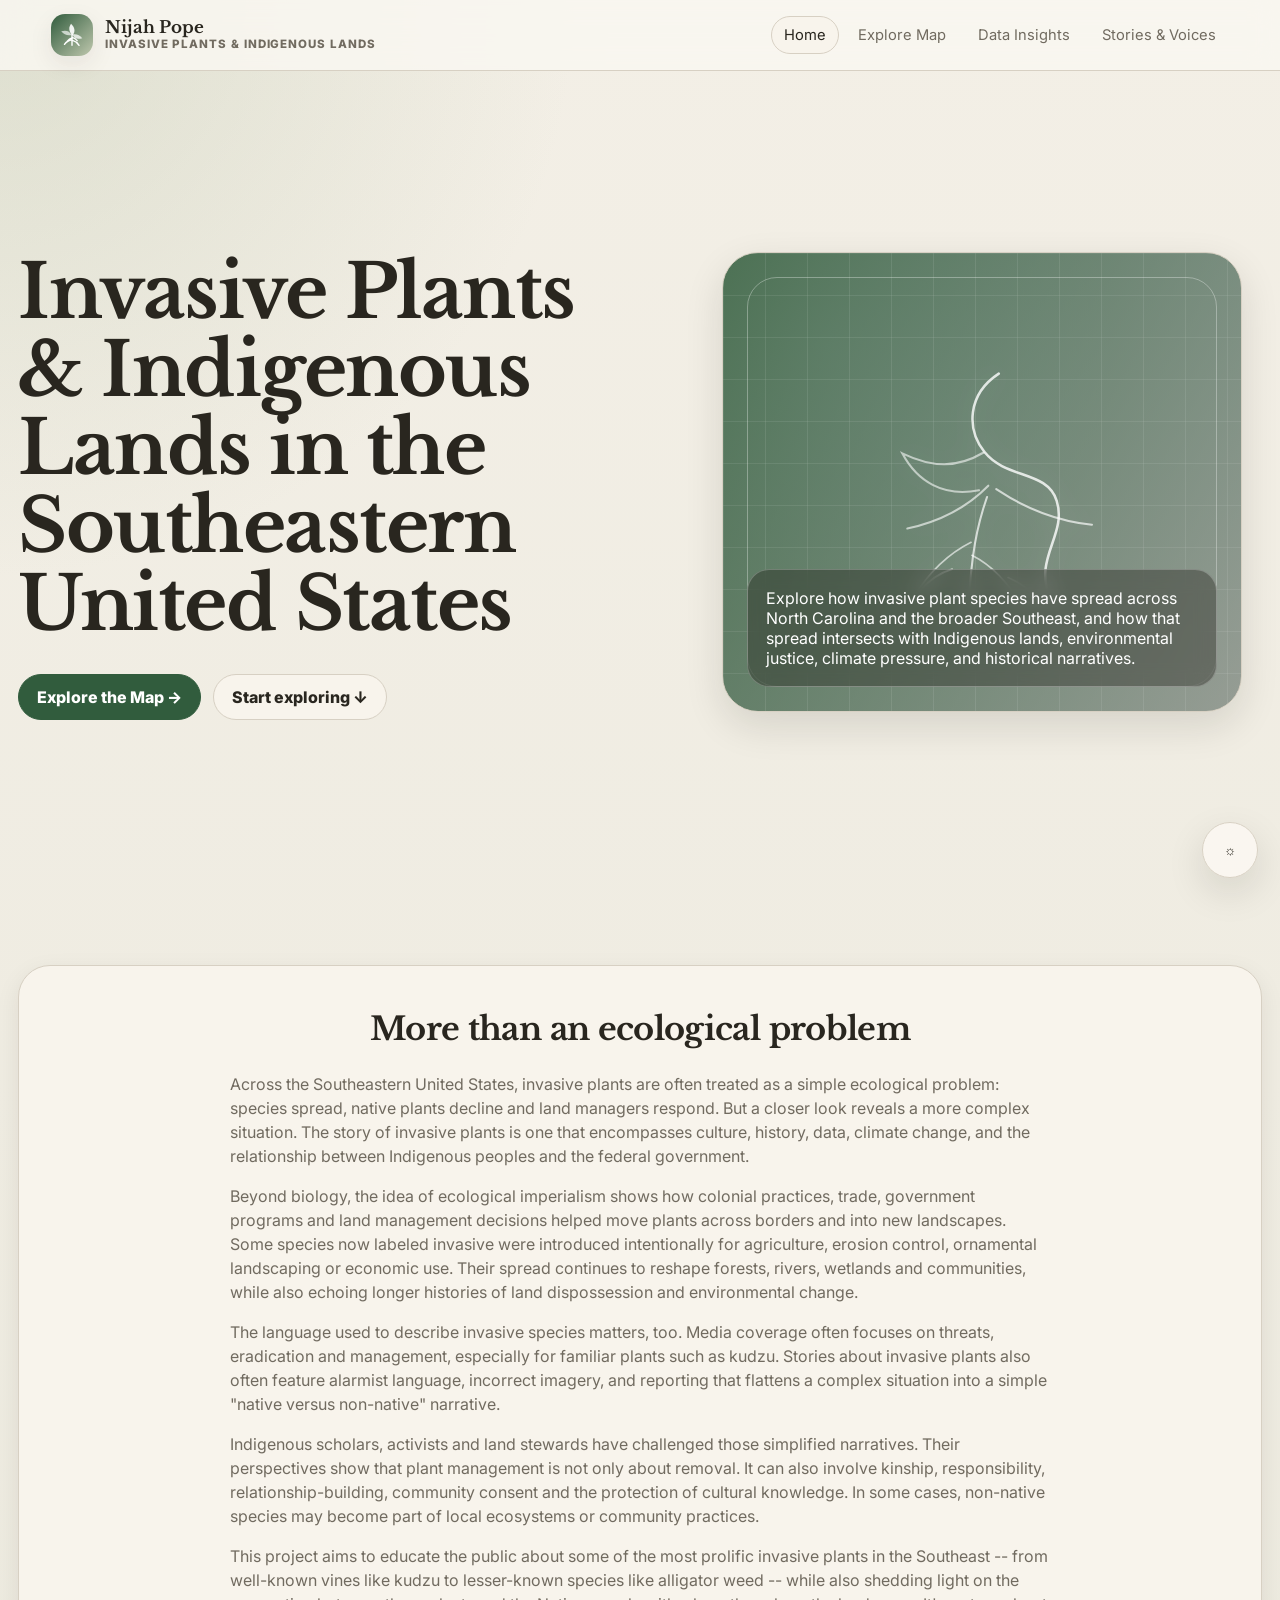
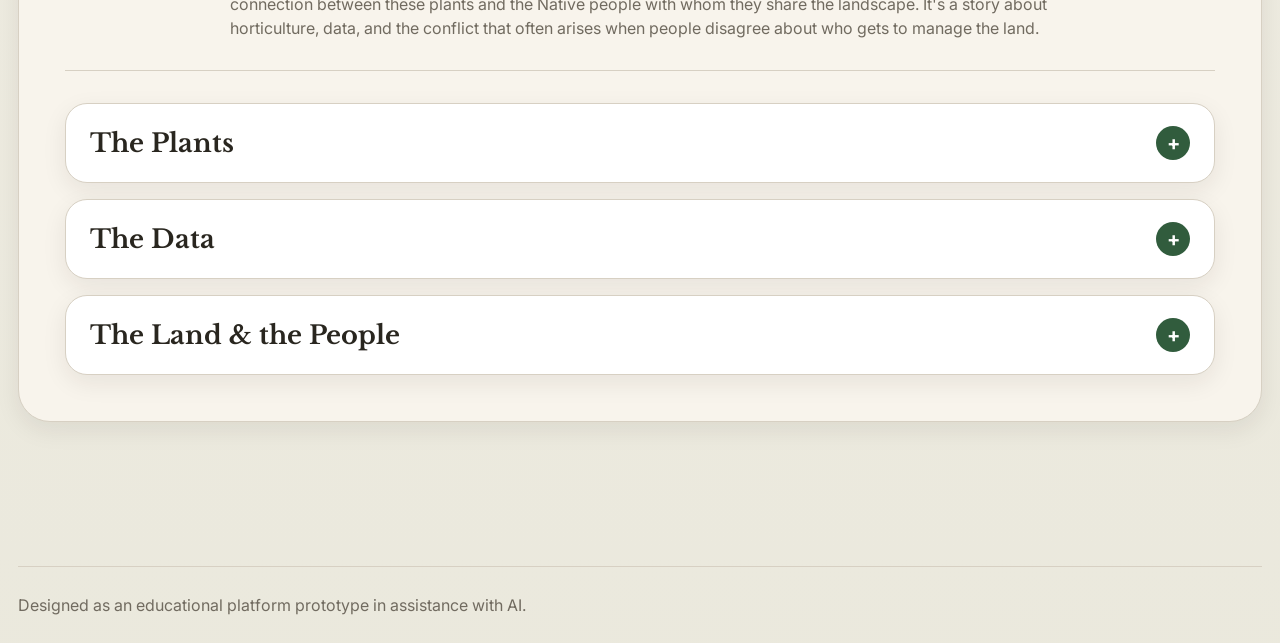
<file: index.html>
<!DOCTYPE html>
<html lang="en">
<head>
  <meta charset="UTF-8" />
  <meta name="viewport" content="width=device-width, initial-scale=1.0" />
  <title>Invasive Plants & Indigenous Lands in the Southeastern United States</title>
  <link rel="preconnect" href="https://fonts.googleapis.com">
  <link rel="preconnect" href="https://fonts.gstatic.com" crossorigin>
  <link href="https://fonts.googleapis.com/css2?family=Libre+Baskerville:wght@400;700&family=Inter:wght@400;500;600;700;800&display=swap" rel="stylesheet">
  <link rel="stylesheet" href="./styles.css" />
</head>
<body>
  <header class="site-header">
    <a class="brand" href="./index.html" aria-label="Nijah Pope project homepage">
      <span class="logo-mark" aria-hidden="true">
        <svg viewBox="0 0 64 64" fill="none" xmlns="http://www.w3.org/2000/svg">
          <path d="M30 8c8 8 10 16 3 25-8-8-9-17-3-25Z" fill="white" opacity=".9"/>
          <path d="M31 32c-9 2-16-1-22-8 11-3 18 0 22 8Z" fill="white" opacity=".65"/>
          <path d="M33 31c8-2 15 .8 21 8-11 3-18 .2-21-8Z" fill="white" opacity=".75"/>
          <path d="M32 31v23M32 42c-7 1-12 4-16 10M32 43c7 2 11 5 15 11M32 38c-4 1-7 3-10 7M32 37c5 1 8 3 11 7" stroke="white" stroke-width="3" stroke-linecap="round"/>
        </svg>
      </span>
      <span class="brand-text"><span class="brand-title">Nijah Pope</span><span class="brand-kicker">Invasive Plants & Indigenous Lands</span></span>
    </a>
    <nav class="nav-links" aria-label="Main navigation">
      <a class="active" href="./index.html">Home</a>
      <a href="./map.html">Explore Map</a>
      <a href="./dashboard.html">Data Insights</a>
      <a href="./stories.html">Stories & Voices</a>
    </nav>
  </header>

  <main class="page">
    <section class="hero">
      <div>
        <h1>Invasive Plants & Indigenous Lands in the Southeastern United States</h1>
        <div class="action-row">
          <a class="btn primary" href="./map.html">Explore the Map →</a>
          <a class="btn secondary" href="#start">Start exploring ↓</a>
        </div>
      </div>
      <div class="hero-visual" aria-label="Stylized roots merging into a Southeast map design">
        <div class="map-lines"></div>
        <div class="root-system">
          <svg class="root-logo-animation" viewBox="0 0 700 700" preserveAspectRatio="xMidYMid meet" aria-hidden="true">
  <path class="root-line main-root" d="M390 92 C314 142 313 225 356 279 C408 344 505 322 528 395 C554 478 469 533 514 630" stroke="rgba(255,255,255,.8)" stroke-width="6" fill="none" stroke-linecap="round"/>

  <path class="root-line branch branch-1" d="M354 280 C291 317 233 317 160 282 C196 350 259 387 343 370" stroke="rgba(255,255,255,.58)" stroke-width="5" fill="none" stroke-linecap="round"/>

  <path class="root-line branch branch-2" d="M365 359 C315 410 251 444 172 461" stroke="rgba(255,255,255,.62)" stroke-width="5" fill="none" stroke-linecap="round"/>

  <path class="root-line branch branch-3" d="M384 367 C454 414 525 443 612 452" stroke="rgba(255,255,255,.68)" stroke-width="5" fill="none" stroke-linecap="round"/>

  <path class="root-line branch branch-4" d="M362 386 C338 455 324 524 318 650" stroke="rgba(255,255,255,.7)" stroke-width="5" fill="none" stroke-linecap="round"/>

  <path class="root-line fine-roots" d="M324 494 C278 517 229 558 188 623M326 525 C371 548 409 584 443 644M279 558 C252 566 225 583 201 611M412 578 C441 590 468 610 492 638" stroke="rgba(255,255,255,.62)" stroke-width="4" fill="none" stroke-linecap="round"/>
</svg>
        </div>
        <div class="hero-note">
          Explore how invasive plant species have spread across North Carolina and the broader Southeast, and how that spread intersects with Indigenous lands, environmental justice, climate pressure, and historical narratives.
        </div>
      </div>
    </section>

    <section id="start" class="project-pathways" aria-label="Project sections">
  <div class="pathways-panel">
    <article class="anchor-story-card">
      <h2>More than an ecological problem</h2>

      <p>
        Across the Southeastern United States, invasive plants are often treated as a simple ecological problem: species spread, native plants decline and land managers respond. But a closer look reveals a more complex situation. The story of invasive plants is one that encompasses culture, history, data, climate change, and the relationship between Indigenous peoples and the federal government.
      </p>

      <p>
        Beyond biology, the idea of ecological imperialism shows how colonial practices, trade, government programs and land management decisions helped move plants across borders and into new landscapes. Some species now labeled invasive were introduced intentionally for agriculture, erosion control, ornamental landscaping or economic use. Their spread continues to reshape forests, rivers, wetlands and communities, while also echoing longer histories of land dispossession and environmental change.
      </p>

      <p>
        The language used to describe invasive species matters, too. Media coverage often focuses on threats, eradication and management, especially for familiar plants such as kudzu. Stories about invasive plants also often feature alarmist language, incorrect imagery, and reporting that flattens a complex situation into a simple "native versus non-native" narrative. 
      </p>

      <p>
        Indigenous scholars, activists and land stewards have challenged those simplified narratives. Their perspectives show that plant management is not only about removal. It can also involve kinship, responsibility, relationship-building, community consent and the protection of cultural knowledge. In some cases, non-native species may become part of local ecosystems or community practices. 
      </p>

      <p>
        This project aims to educate the public about some of the most prolific invasive plants in the Southeast -- from well-known vines like kudzu to lesser-known species like alligator weed -- while also shedding light on the connection between these plants and the Native people with whom they share the landscape. It's a story about horticulture, data, and the conflict that often arises when people disagree about who gets to manage the land. 
      </p>
    </article>

    <div class="accordion-list">
      <details class="pathway-card">
        <summary>
          <span>The Plants</span>
          <span class="summary-icon" aria-hidden="true">+</span>
        </summary>

        <div class="pathway-content">
            <p>
  Invasive plants are not simply “bad” plants. Many were introduced through
  human decisions, including ornamental horticulture, agriculture and erosion
  control. Invasive species such as kudzu, privet, hydrilla and
  honeysuckle reshape forests, wetlands and waterways across the Southeast.
          </p>
        </div>

        <div class="homepage-interview-grid">
  <a class="homepage-interview-tile" href="./stories.html#alan-weakley">
    <img src="./assets/alan weakley.AVIF" alt="Alan Weakley">
    <div>
      <strong>Dr. Alan Weakley</strong>
      <span>UNC Herbarium</span>
    </div>
  </a>
</div>
      </details>

      <details class="pathway-card">
        <summary>
          <span>The Data</span>
          <span class="summary-icon" aria-hidden="true">+</span>
        </summary>

        <div class="pathway-content">
          <p>
            Maps, charts, and satellite imagery can reveal patterns in invasive plant spread, but they do not tell the whole story.
          </p>
        </div>

        <div class="homepage-interview-grid">
  <a class="homepage-interview-tile" href="./stories.html#chuck-bargeron">
    <img src="./assets/chuck bargeron.JPG" alt="Dr. Charles “Chuck” Bargeron">
    <div>
      <strong>Dr. Charles Bargeron</strong>
      <span>EDDMapS / Bugwood</span>
    </div>
  </a>

  <a class="homepage-interview-tile" href="./stories.html#ming-shen">
    <img src="./assets/ming shen.JPG" alt="Ming Shen">
    <div>
      <strong>Ming Shen</strong>
      <span>Remote sensing researcher</span>
    </div>
  </a>

</div>
      </details>

      <details class="pathway-card">
        <summary>
          <span>The Land & the People</span>
          <span class="summary-icon" aria-hidden="true">+</span>
        </summary>

        <div class="pathway-content">
          <p>
  For Native communities, land is history, food, water, and memories. Centering Indigenous voices shows how invasive plant management intersects with land access, tribal sovereignty, stewardship and the authority to define environmental care.
</p>
        </div>
       <div class="homepage-interview-grid">
  <a class="homepage-interview-tile" href="./stories.html#philip-bell">
    <img src="./assets/philip bell.png" alt="Philip Bell">
    <div>
      <strong>Philip Bell</strong>
      <span>Coharie Tribe</span>
    </div>
  </a>

  <a class="homepage-interview-tile" href="./stories.html#larry-edwards">
    <img src="./assets/larry edwards.png" alt="Larry Edwards">
    <div>
      <strong>Larry Edwards</strong>
      <span>Lumbee Tribe of North Carolina</span>
    </div>
  </a>

  <a class="homepage-interview-tile" href="./stories.html#danielle-hiraldo">
    <img src="./assets/danielle hiraldo.AVIF" alt="Dr. Danielle Hiraldo">
    <div>
      <strong>Dr. Danielle Hiraldo</strong>
      <span>UNC American Indian Center</span>
    </div>
  </a>
</div>
      </details>
      
    </div>
  </div>
</section>
  </main>

  <footer class="footer page">Designed as an educational platform prototype in assistance with AI.</footer>
  <button class="theme-fab" type="button" data-theme-toggle aria-label="Toggle light or dark mode">☼</button>
  <script src="./site.js"></script>
</body>
</html>
</file>
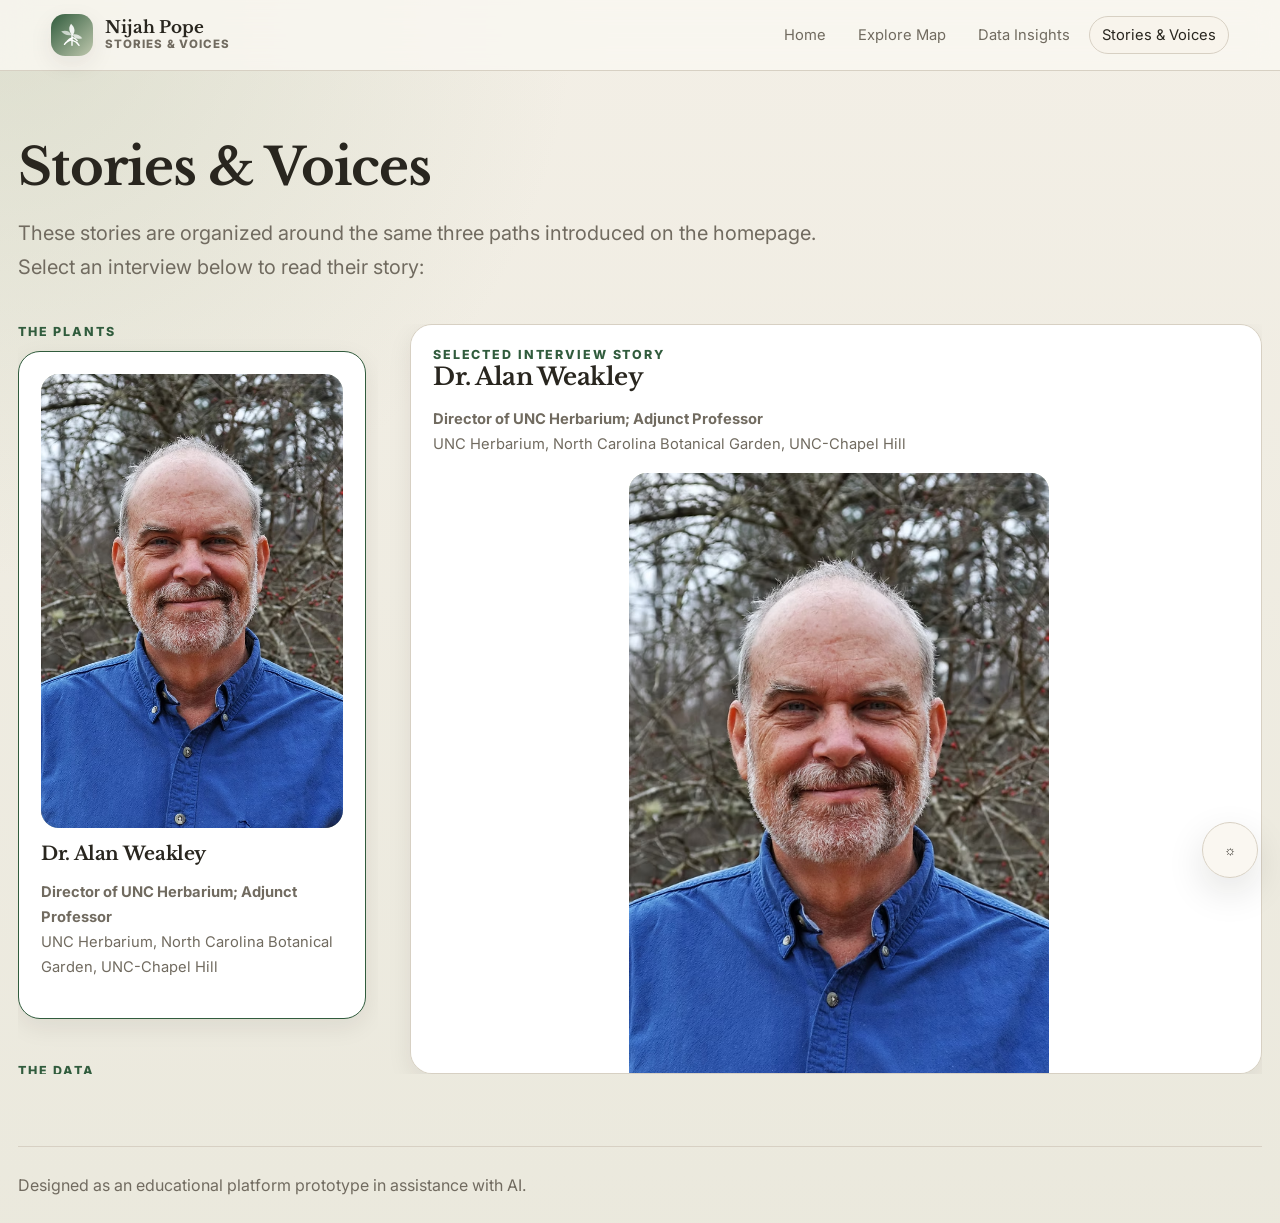
<file: stories.html>
<!DOCTYPE html>
<html lang="en">
<head>
  <meta charset="UTF-8" />
  <meta name="viewport" content="width=device-width, initial-scale=1.0" />
  <title>Stories & Voices | Nijah Pope: Invasive Plants & Indigenous Lands in the Southeastern United States</title>
  <link rel="preconnect" href="https://fonts.googleapis.com"><link rel="preconnect" href="https://fonts.gstatic.com" crossorigin>
  <link href="https://fonts.googleapis.com/css2?family=Libre+Baskerville:wght@400;700&family=Inter:wght@400;500;600;700;800&display=swap" rel="stylesheet">
  <link rel="stylesheet" href="./styles.css" />
</head>
<body>
  <header class="site-header">
    <a class="brand" href="./index.html"><span class="logo-mark" aria-hidden="true"><svg viewBox="0 0 64 64" fill="none" xmlns="http://www.w3.org/2000/svg"><path d="M30 8c8 8 10 16 3 25-8-8-9-17-3-25Z" fill="white" opacity=".9"/><path d="M31 32c-9 2-16-1-22-8 11-3 18 0 22 8Z" fill="white" opacity=".65"/><path d="M33 31c8-2 15 .8 21 8-11 3-18 .2-21-8Z" fill="white" opacity=".75"/><path d="M32 31v23M32 42c-7 1-12 4-16 10M32 43c7 2 11 5 15 11M32 38c-4 1-7 3-10 7M32 37c5 1 8 3 11 7" stroke="white" stroke-width="3" stroke-linecap="round"/></svg></span><span class="brand-text"><span class="brand-title">Nijah Pope</span><span class="brand-kicker">Stories & Voices</span></span></a>
    <nav class="nav-links"><a href="./index.html">Home</a><a href="./map.html">Explore Map</a><a href="./dashboard.html">Data Insights</a><a class="active" href="./stories.html">Stories & Voices</a></nav>
  </header>

  <main class="page">
  <section class="dashboard-hero">
    <h1 style="font-size:clamp(2rem,4vw,3.8rem)">Stories & Voices</h1>

    <p class="lede">
      These stories are organized around the same three paths introduced on the homepage. Select an interview below to read their story:
    </p>
  </section>

  <section class="story-layout">
    <div class="story-list" id="storyList" aria-label="Story cards"></div>
    <article class="text-card story-detail" id="storyDetail" aria-live="polite"></article>
  </section>
</main>

  <footer class="footer page">Designed as an educational platform prototype in assistance with AI.</footer>
  <button class="theme-fab" type="button" data-theme-toggle aria-label="Toggle light or dark mode">☼</button>
  <script src="./site.js"></script>
  <script src="./stories.js"></script>
</body>
</html>
</file>
<file: styles.css>
:root {
  --bg: #f3efe6;
  --panel: #f8f4ec;
  --panel-2: #ece8dc;
  --border: #d7d0c3;
  --text: #29261f;
  --muted: #716b60;
  --green: #315c3d;
  --green-2: #556b57;
  --green-soft: #bfc8ae;
  --sand: #d9c7a3;
  --blue: #5d7988;
  --blue-soft: #d9e4e8;
  --red: #c46056;
  --gold: #b98644;
  --card-bg: #ffffff;
  --chip-bg: rgba(250, 247, 241, 0.94);
  --shadow: 0 14px 38px rgba(24, 21, 17, 0.12);
  --shadow-soft: 0 8px 24px rgba(32, 28, 22, 0.08);
  --radius: 22px;
  --font-headline: "Libre Baskerville", Georgia, serif;
  --font-ui: "Inter", system-ui, -apple-system, BlinkMacSystemFont, "Segoe UI", sans-serif;
}

body.dark-mode {
  --bg: #151815;
  --panel: #1e211e;
  --panel-2: #252a25;
  --border: #3c433d;
  --text: #f1ede3;
  --muted: #b7b0a4;
  --green: #8ba98e;
  --green-2: #bfc8ae;
  --green-soft: #556b57;
  --sand: #6b604d;
  --blue: #8daeb9;
  --blue-soft: #26373d;
  --red: #d27a71;
  --gold: #d6ac6a;
  --card-bg: #262a26;
  --chip-bg: rgba(38, 42, 38, 0.94);
  --shadow: 0 18px 42px rgba(0, 0, 0, 0.42);
  --shadow-soft: 0 10px 28px rgba(0, 0, 0, 0.28);
}

* { box-sizing: border-box; }
html { scroll-behavior: smooth; }
body {
  margin: 0;
  min-height: 100vh;
  font-family: var(--font-ui);
  color: var(--text);
  background:
    radial-gradient(circle at top left, rgba(191, 200, 174, 0.42), transparent 36rem),
    linear-gradient(180deg, var(--bg), color-mix(in srgb, var(--bg) 84%, var(--green-soft) 16%));
}
a { 
  color: inherit; 
  text-decoration: none; 
}
img { 
  max-width: 100%; 
  display: block; 
}

.site-header {
  position: sticky;
  top: 0;
  z-index: 3000;
  display: flex;
  align-items: center;
  justify-content: space-between;
  gap: 20px;
  padding: 14px clamp(18px, 4vw, 56px);
  background: color-mix(in srgb, var(--chip-bg) 90%, transparent 10%);
  border-bottom: 1px solid var(--border);
  backdrop-filter: blur(14px);
}
.brand { 
  display: inline-flex; 
  align-items: center; 
  gap: 12px; 
  font-weight: 800; 
}
.logo-mark {
  width: 42px; 
  height: 42px; 
  border-radius: 14px;
  background: linear-gradient(135deg, var(--green), var(--green-soft));
  display: grid; 
  place-items: center; 
  box-shadow: var(--shadow-soft);
}
.logo-mark svg { 
  width: 30px; 
  height: 30px; 
}
.brand-text { 
  display: grid; 
  line-height: 1.1; 
  min-width: 0; 
}
.brand-title { 
  font-family: var(--font-headline); 
  font-size: 1.05rem; 
  white-space: nowrap; 
}
.brand-kicker { 
  font-size: .72rem; 
  color: var(--muted); 
  letter-spacing: .08em; 
  text-transform: uppercase; 
  white-space: nowrap; 
}
.nav-links { 
  display: flex; 
  align-items: center; 
  gap: 6px; 
  flex-wrap: wrap; 
  justify-content: flex-end; 
}
.nav-links a, .nav-links button {
  border: 1px solid transparent;
  background: transparent;
  color: var(--muted);
  padding: 9px 12px;
  border-radius: 999px;
  font-family: var(--font-ui);
  font-size: .92rem;
  cursor: pointer;
}
.nav-links a:hover, .nav-links a.active, .nav-links button:hover {
  color: var(--text);
  border-color: var(--border);
  background: var(--panel);
}

.page { 
  width: min(1400px, calc(100vw - 36px)); 
  margin: 0 auto; 
}
.hero {
  min-height: calc(100vh - 78px);
  display: grid;
  grid-template-columns: 1.05fr .95fr;
  gap: clamp(28px, 5vw, 72px);
  align-items: center;
  padding: 64px 0;
}
.eyebrow { text-transform: uppercase; letter-spacing: .15em; color: var(--green); font-weight: 800; font-size: .78rem; }
h1, h2, h3 { 
  font-family: var(--font-headline); 
  letter-spacing: -.02em; 
  line-height: 1.12; 
}
h1 { 
  font-size: clamp(3rem, 8vw, 7rem); 
  margin: 10px 0 18px; 
}
.hero h1 {
  font-size: clamp(2.35rem, 5.8vw, 4.9rem);
  line-height: 1.05;
}
h2 { 
  font-size: clamp(2rem, 4vw, 3.6rem); 
  margin: 0 0 16px; 
}
h3 { 
  margin: 0 0 10px; 
}
p { 
  line-height: 1.7; 
}
.lede { 
  font-size: clamp(1.05rem, 1.6vw, 1.25rem); 
  color: var(--muted); 
  max-width: 62ch; 
}
.action-row { 
  display: flex; 
  gap: 12px; 
  flex-wrap: wrap; 
  margin-top: 30px; 
}
.btn {
  display: inline-flex; 
  align-items: center; 
  justify-content: center; 
  gap: 10px;
  min-height: 46px; 
  padding: 12px 18px; 
  border-radius: 999px;
  border: 1px solid var(--border); 
  font-weight: 800; 
  transition: .18s ease;
}
.btn.primary { 
  background: var(--green); 
  color: #fff; 
  border-color: var(--green); 
}
.btn:hover { 
  transform: translateY(-2px); 
  box-shadow: var(--shadow-soft); 
}
.btn.secondary { 
  background: var(--panel); 
}
.hero-visual {
  position: relative; 
  min-height: 520px; 
  border-radius: 36px; 
  overflow: hidden; 
  border: 1px solid var(--border); 
  box-shadow: var(--shadow);
  background:
    linear-gradient(120deg, rgba(49, 92, 61, .82), rgba(93, 121, 136, .54)),
    radial-gradient(circle at 20% 20%, rgba(255,255,255,.35), transparent 18rem),
    linear-gradient(135deg, #bfc8ae, #d9c7a3);
}
.map-lines { 
  position:absolute; 
  inset:0; opacity:.38; 
  background-image: linear-gradient(90deg, rgba(255,255,255,.24) 1px, transparent 1px), linear-gradient(rgba(255,255,255,.22) 1px, transparent 1px); 
  background-size: 42px 42px; 
}
.hero-visual {
  width: 100%;
  max-width: 520px;
  min-height: 460px;
  justify-self: center;
}

.root-system { 
  position: absolute; 
  inset: 24px; 
  border-radius: 30px; 
  border: 1px solid rgba(255,255,255,.32); 
  display: flex;
  align-items: center;
  justify-content: center;
}

.root-system .root-logo-animation {
  position: relative;
  inset: auto;
  width: 310px;
  height: 310px;
  max-width: 72%;
  max-height: 72%;
  margin: 0;
  display: block;
}

.root-logo-animation {
  filter: drop-shadow(0 0 12px rgba(255, 255, 255, 0.22));
}

.hero-note { 
  position:absolute; 
  left:24px; 
  right:24px; 
  bottom:24px; 
  color:#fff; 
  background:rgba(24,21,17,.35); 
  border:1px solid rgba(255,255,255,.24); 
  border-radius:22px; 
  padding:18px; 
  backdrop-filter: blur(10px); 
}

.root-logo-animation {
  filter: drop-shadow(0 0 12px rgba(255, 255, 255, 0.22));
}

.root-line {
  stroke-dasharray: 1200;
  stroke-dashoffset: 1200;
  animation: drawRoot 3.8s ease forwards, rootGlow 4.8s ease-in-out infinite;
}

.main-root {
  animation-delay: 0.2s, 4s;
}

.branch-1 {
  animation-delay: 0.9s, 4.2s;
}

.branch-2 {
  animation-delay: 1.2s, 4.4s;
}

.branch-3 {
  animation-delay: 1.5s, 4.6s;
}

.branch-4 {
  animation-delay: 1.8s, 4.8s;
}

.fine-roots {
  animation-delay: 2.2s, 5s;
}

@keyframes drawRoot {
  to {
    stroke-dashoffset: 0;
  }
}

@keyframes rootGlow {
  0%, 100% {
    opacity: 0.72;
  }

  50% {
    opacity: 1;
  }
}

.map-lines {
  animation: mapDrift 18s linear infinite;
}

@keyframes mapDrift {
  from {
    background-position: 0 0, 0 0;
  }

  to {
    background-position: 42px 42px, 42px 42px;
  }
}

.hero-visual {
  animation: heroFloat 7s ease-in-out infinite;
}

@keyframes heroFloat {
  0%, 100% {
    transform: translateY(0);
  }

  50% {
    transform: translateY(-8px);
  }
}

.hero-note {
  opacity: 0;
  transform: translateY(12px);
  animation: noteFadeIn 1s ease forwards;
  animation-delay: 3.2s;
}

@keyframes noteFadeIn {
  to {
    opacity: 1;
    transform: translateY(0);
  }
}

.card-grid { 
  display: grid; 
  grid-template-columns: repeat(3, 1fr); 
  gap: 18px; 
  padding: 28px 0 50px; 
}
.feature-card, .story-card, .metric-card, .chart-card, .text-card {
  background: var(--card-bg); 
  border: 1px solid var(--border); 
  border-radius: var(--radius); 
  box-shadow: var(--shadow-soft); 
  padding: 22px;
}
.feature-card { 
  min-height: 190px; 
  display: flex;
  align-items: center;
  transition: .18s ease; 
}
.feature-card:hover {
  transform: translateY(-4px);
  border-color: var(--green);
  background: color-mix(in srgb, var(--green) 14%, var(--card-bg) 86%);
  box-shadow: 0 16px 34px rgba(49, 92, 61, 0.18);
}
.feature-card:hover h3 {
  color: var(--green);
}

.feature-card:hover p {
  color: var(--text);
}
.project-pathways {
  padding: 72px 0;
}

.accordion-list {
  display: grid;
  gap: 16px;
}

.pathway-card {
  background: var(--card-bg);
  border: 1px solid var(--border);
  border-radius: var(--radius);
  box-shadow: var(--shadow-soft);
  overflow: hidden;
}

.pathway-card summary {
  list-style: none;
  cursor: pointer;
  padding: 22px 24px;
  display: flex;
  align-items: center;
  justify-content: space-between;
  gap: 18px;
  font-family: var(--font-headline);
  font-size: clamp(1.25rem, 2vw, 1.65rem);
  font-weight: 700;
}

.pathway-card summary::-webkit-details-marker {
  display: none;
}

.pathway-card summary:hover {
  background: color-mix(in srgb, var(--green) 10%, var(--card-bg) 90%);
}
.pathways-panel {
  background: var(--panel);
  border: 1px solid var(--border);
  border-radius: 32px;
  padding: clamp(24px, 5vw, 46px);
  box-shadow: var(--shadow-soft);
  width: 100%;
  margin: 0 auto;
}

.anchor-story-card {
  width: 100%;
  max-width: 100%;
  margin: 0 auto 32px;
  padding-bottom: 30px;
  border-bottom: 1px solid var(--border);
  text-align: center;
}

.anchor-story-card h2 {
  max-width: 900px;
  margin: 0 auto 24px;
}
.anchor-story-card h2 {
  font-size: 2.00rem;
}

.anchor-story-card p {
  max-width: 82ch;
  margin-left: auto;
  margin-right: auto;
  color: var(--muted);
  line-height: 1.5;
  text-align: left;
}

.anchor-story-card p:last-child {
  margin-bottom: 0;
}
.summary-icon {
  width: 34px;
  height: 34px;
  border-radius: 999px;
  display: grid;
  place-items: center;
  flex: 0 0 auto;
  background: var(--green);
  color: #fff;
  font-family: var(--font-ui);
  font-size: 1.25rem;
  line-height: 1;
  transition: transform 0.2s ease;
}

.pathway-card[open] .summary-icon {
  transform: rotate(45deg);
}

.pathway-content {
  padding: 0 24px 12px;
  border-top: 1px solid var(--border);
}

.pathway-content p {
  margin: 18px 0;
  color: var(--muted);
  line-height: 1.75;
  max-width: 86ch;
}

.text-link {
  color: var(--green);
  font-weight: 800;
  text-decoration: underline;
  text-underline-offset: 4px;
}

.text-link:hover {
  color: var(--red);
}
.card-icon { 
  width: 48px; 
  height: 48px; 
  border-radius: 16px; 
  display:grid; 
  place-items:center; 
  background: var(--panel-2); 
  font-size: 1.4rem; 
}
.section { 
  padding: 72px 0; 
}
.section-heading { 
  display:flex; 
  justify-content:space-between; 
  align-items:end; 
  gap: 24px; 
  margin-bottom: 24px; 
}
.section-heading p { 
  max-width: 60ch; 
  color: var(--muted); 
}
.intro-panel { 
  background: var(--panel); 
  border:1px solid var(--border); 
  border-radius: 32px; 
  padding: clamp(24px, 5vw, 46px); 
  display:grid; 
  grid-template-columns: 1fr 1fr; 
  gap: 34px; 
  box-shadow: var(--shadow-soft); 
}
.scroll-cue { 
  display: inline-block; 
  color: var(--muted); 
  margin-top: 22px; 
}
.homepage-interview-grid {
  display: grid;
  grid-template-columns: repeat(auto-fit, minmax(190px, 1fr));
  gap: 14px;
  margin: 0;
  padding: 0 24px 24px;
}

.homepage-interview-tile {
  display: flex;
  align-items: center;
  gap: 12px;
  padding: 14px;
  border: 1px solid var(--border);
  border-radius: 18px;
  background: var(--panel);
  box-shadow: var(--shadow-soft);
  transition: 0.18s ease;
}

.homepage-interview-tile:hover {
  transform: translateY(-2px);
  border-color: var(--green);
}

.homepage-interview-tile img {
  width: 64px;
  height: 64px;
  border-radius: 14px;
  object-fit: cover;
  flex-shrink: 0;
}

.homepage-interview-tile strong {
  display: block;
  font-family: var(--font-headline);
  font-size: 1rem;
  line-height: 1.25;
}

.homepage-interview-tile span {
  display: block;
  color: var(--muted);
  font-size: 0.86rem;
  line-height: 1.35;
}

.homepage-story-image {
  margin: 22px 0;
}

.homepage-story-image img {
  width: 100%;
  max-height: 420px;
  object-fit: cover;
  border-radius: 18px;
  border: 1px solid var(--border);
  box-shadow: var(--shadow-soft);
}

.homepage-story-image figcaption {
  margin-top: 8px;
  color: var(--muted);
  font-size: 0.86rem;
  line-height: 1.5;
}

@media (prefers-reduced-motion: reduce) {
  .hero-visual,
  .map-lines,
  .root-line,
  .hero-note {
    animation: none !important;
  }

  .root-line {
    stroke-dashoffset: 0;
  }

  .hero-note {
    opacity: 5;
    transform: none;
  }
}

.map-cue {
  font-weight: 800;
  color: var(--green);
  border-bottom: 2px solid var(--green-soft);
  padding-bottom: 3px;
  transition: 0.18s ease;
}

.map-cue:hover {
  color: var(--text);
  border-bottom-color: var(--red);
}

.editorial-cue {
  font-family: var(--font-headline);
  font-size: 1.05rem;
  color: var(--muted);
  margin-top: 22px;
}

.map-arrow-link {
  display: inline-flex;
  align-items: center;
  justify-content: center;
  margin-left: 6px;
  color: var(--green);
  font-family: var(--font-headline);
  font-size: 1.35rem;
  font-weight: 700;
  line-height: 1;
  transition: 0.18s ease;
}

.map-arrow-link:hover {
  color: var(--red);
  transform: translateX(4px);
}

/* Map page */
.map-page-body { 
  padding: 0; 
  overflow: hidden; 
}
.map-shell { 
  height: calc(100vh - 71px); 
  display: grid; 
  grid-template-columns: 360px 1fr 360px; 
  gap: 12px; 
  padding: 12px; 
}
.map-sidebar, .map-details { 
  min-height:0; 
  overflow:auto; 
  display:flex; 
  flex-direction:column; 
  gap:12px; 
}
.map-panel-card { 
  background: var(--panel); 
  border:1px solid var(--border); 
  border-radius: 20px; 
  padding: 18px; 
  box-shadow: var(--shadow-soft); 
}
.map-title { 
  font-size: 1.35rem; 
  margin-bottom: 8px; 
}
.subtle { 
  color: var(--muted); 
  font-size: .92rem; 
}
.field-label {
  display: block;
  margin: 16px 0 8px;
  font-family: var(--font-headline);
  font-size: 1rem;
  font-weight: 700;
  color: var(--text);
  letter-spacing: -0.01em;
}
.select, .filter-select { 
  width:100%; border:1px solid var(--border); 
  border-radius: 13px; 
  padding: 12px 14px; 
  background: var(--card-bg); 
  color: var(--text); 
  font: inherit; }
.species-card { 
  display:flex; 
  gap:12px; 
  align-items:flex-start; 
  margin-top:14px; 
  background:var(--panel-2); 
  border:1px solid var(--border); 
  border-radius: 16px; 
  padding:14px; }
.legend-dot { 
  width:12px; 
  height:12px; 
  border-radius:999px; 
  display:inline-block; 
  flex:0 0 auto; 
}
.legend-dot.invasive { 
  background: var(--red); 
}
.legend-line { 
  width: 20px; 
  border-top:3px solid var(--green-2); 
  display:inline-block; 
  border-radius: 999px; 
}

.layer-label-row {
  cursor: default;
}

.layer-always-on {
  color: var(--muted);
  font-size: 0.82rem;
  font-weight: 700;
  letter-spacing: 0.02em;
}

.timeline-head, .range-labels, .summary-grid div, .switch-row, .legend-item { 
  display:flex; 
  justify-content:space-between; 
  gap:12px; 
  align-items:center; 
}
.timeline-head {
  margin-top: 22px;
}
.range-labels { 
  color: var(--muted); 
  font-size:.84rem; 
  margin-top:2px; 
}
input[type="range"] { width:100%; accent-color: var(--green); }
.divider { 
  border-top: 1px solid var(--border);
  margin: 18px 0; 
}
.switch-row { 
  margin: 11px 0; 
}
.switch { 
  position:relative; 
  display:inline-block; 
  width:42px; 
  height:24px; 
}
.switch input { 
  opacity:0; 
  width:0; 
  height:0; 
}
.slider { 
  position:absolute; 
  inset:0; 
  background:#d6d0c8; 
  border-radius:24px; 
  transition:.2s; 
  cursor:pointer; 
}
.slider:before { 
  content:""; 
  position:absolute; 
  width:18px; 
  height:18px; 
  left:3px; 
  top:3px;
  border-radius:50%; 
  background:white; 
  transition:.2s; 
}
input:checked + .slider { 
  background: var(--green-soft); 
}
input:checked + .slider:before { 
  transform: translateX(18px); 
  background: var(--green); 
}
.legend-stack { 
  display:grid; 
  gap:10px; 
}
.disabled-toggle {
  opacity: 0.7;
  cursor: not-allowed;
}
.summary-grid { 
  display:grid; 
  gap: 10px; 
}
.summary-label { 
  color: var(--muted); 
}
.map-stage { 
  position:relative; 
  overflow:hidden; 
  border: 1px solid var(--border); 
  border-radius: 26px; 
  background: var(--panel-2); 
  box-shadow: var(--shadow); 
}
#map { 
  position:absolute; 
  inset: 0; 
  min-height: 100%; 
}
.instruction-card, .coords-chip { 
  position:absolute; 
  z-index:500; 
  background:var(--chip-bg); 
  border:1px solid var(--border); 
  border-radius:14px; 
  box-shadow:var(--shadow-soft); 
  padding:12px 14px; 
}
.instruction-card { 
  left:18px; 
  top:16px; 
}
.coords-chip { 
  right:16px; 
  bottom:16px; 
  color: var(--muted); 
  font-size:.82rem; 
  line-height:1.45; 
}
.details-header { 
  display:flex; 
  justify-content:space-between; 
  align-items:baseline; 
  gap:12px; }
.details-content { 
  display:grid; 
  gap:14px; 
}
.empty-state { 
  color: var(--muted); 
  line-height: 1.6; 
}
.info-block { 
  background: var(--card-bg); 
  border:1px solid var(--border); 
  border-radius:16px; 
  padding:14px; 
}
.info-grid { 
  display:grid; 
  grid-template-columns: 1fr 1fr; 
  gap: 8px 16px; 
  font-size:.93rem; 
}
.info-grid div { 
  display:grid; 
  gap:2px; }
.label { 
  color: var(--muted); 
  font-size:.82rem; 
}
.badge { 
  display:inline-flex; 
  border-radius:999px; 
  background:var(--panel-2); 
  padding:6px 10px; font-size:.82rem; 
  margin-bottom:10px; 
}
.territory-tooltip {
  background: var(--card-bg); 
  border: 1px solid var(--border); 
  color: var(--text); 
  border-radius: 10px; 
  box-shadow: var(--shadow-soft); 
}
.leaflet-control-attribution { 
  display:none; 
}
.territory-choice-list {
  display: grid;
  gap: 8px;
  margin-top: 12px;
}

.territory-choice-btn {
  width: 100%;
  text-align: left;
  border: 1px solid var(--border);
  background: var(--panel);
  color: var(--text);
  border-radius: 12px;
  padding: 10px 12px;
  font-family: var(--font-ui);
  font-weight: 700;
  cursor: pointer;
}

.territory-choice-btn:hover {
  border-color: var(--green);
  background: var(--panel-2);
}

.plant-photo-carousel {
  margin: 0 0 18px;
  border: 1px solid var(--border);
  border-radius: 18px;
  overflow: hidden;
  background: var(--panel);
  box-shadow: var(--shadow-soft);
}

.plant-photo-slides {
  position: relative;
}

.plant-photo-slide {
  display: none;
  margin: 0;
}

.plant-photo-slide.active {
  display: block;
}

.plant-photo-slide img {
  width: 100%;
  height: 230px;
  object-fit: cover;
  display: block;
}

.plant-photo-slide figcaption {
  padding: 8px 10px;
  color: var(--muted);
  font-size: 0.78rem;
  line-height: 1.4;
  background: var(--panel);
  border-top: 1px solid var(--border);
}

.plant-photo-controls {
  display: flex;
  align-items: center;
  justify-content: space-between;
  gap: 8px;
  padding: 8px 10px 10px;
  background: var(--panel);
  border-top: 1px solid var(--border);
}

.plant-photo-prev,
.plant-photo-next {
  width: 30px;
  height: 30px;
  border-radius: 999px;
  border: 1px solid var(--border);
  background: var(--card-bg);
  color: var(--text);
  cursor: pointer;
  font-size: 1.2rem;
  line-height: 1;
}

.plant-photo-prev:hover,
.plant-photo-next:hover {
  background: var(--green);
  color: #fff;
}

.plant-photo-dots {
  display: flex;
  justify-content: center;
  align-items: center;
  gap: 7px;
  flex: 1;
}

.plant-photo-dot {
  width: 8px;
  height: 8px;
  border-radius: 999px;
  border: 0;
  padding: 0;
  background: var(--border);
  cursor: pointer;
}

.plant-photo-dot.active {
  background: var(--green);
}
.source-card a {
  color: var(--green);
  font-weight: 800;
  text-decoration: underline;
  text-underline-offset: 3px;
}

.source-card a:hover {
  color: var(--red);
}

/* Dashboard */
.dashboard-hero { 
  padding: 58px 0 20px; 
}
.dashboard-grid { 
  display:grid; 
  grid-template-columns: repeat(4, 1fr); 
  gap: 16px; 
  margin: 24px 0; 
}


.metric-card strong { 
  font-size: 2rem; 
  font-family: var(--font-headline); 
  display:block; 
}
.metric-card span { 
  color: var(--muted); 
}
.analytics-grid { 
  display: grid; 
  grid-template-columns: 1fr 1fr; 
  gap: 18px; 
  align-items: stretch;
}

.chart-card,
.text-card {
  height: 100%;
}

.chart-card {
  display: flex;
  flex-direction: column;
}

.chart-card h2,
.chart-card h1,
.text-card h2 {
  font-size: 1.5rem;
  line-height: 1.25;
  margin-bottom: 0.4rem;
}

.chart-card canvas { 
  width: 100%; 
  height: 320px !important;
  max-height: 320px;
}

.chart-caption {
  margin-top: auto;
  min-height: 105px;
  padding-top: 0.85rem;
  border-top: 1px solid var(--border);
  color: var(--muted);
  font-size: 0.92rem;
  line-height: 1.6;
} 

.chart-controls { 
  display:flex; 
  gap:12px; 
  flex-wrap:wrap; 
  margin-bottom:16px; 
}

.climate-chart-row {
  display: grid;
  grid-template-columns: repeat(3, minmax(0, 1fr));
  gap: 18px;
  align-items: stretch;
  margin-top: 20px;
  width: 100%;
}

.climate-chart-row .chart-card {
  min-width: 0;
}

.climate-chart-row .chart-card h2 {
  font-size: 1.5rem;
  line-height: 1.25;
  margin-bottom: 0.4rem;
}

.climate-chart-row .subtle {
  font-size: 0.84rem;
  line-height: 1.45;
}

.climate-chart-row .chart-card canvas {
  height: 280px !important;
  max-height: 280px;
}

.climate-why-card {
  margin-top: 18px;
}

.climate-why-card h2 {
  font-size: 1.35rem;
}

@media (max-width: 1000px) {
  .climate-chart-row {
    grid-template-columns: 1fr;
  }
}
.filter-select { 
  max-width: 260px; 
}
.insight-list { 
  display:grid; 
  gap:12px; 
}
.insight-list li { 
  line-height:1.6; 
}

#timelineChart,
#stateChart,
#speciesChart {
  height: 320px !important;
  max-height: 320px;
}

#temperatureChart,
#precipitationChart,
#droughtChart {
  height: 280px !important;
  max-height: 280px;
}

/* Stories */
.story-layout { 
  display:grid; 
  grid-template-columns: .95fr 1.05fr; 
  gap: 24px; 
  align-items:start; 
}
.story-list { 
  display:grid; 
  gap:14px; }
.story-card { 
  cursor:pointer; 
  transition:.18s ease; 
}
.story-card:hover, .story-card.active { 
  transform: translateY(-2px); 
  border-color: var(--green); 
}
.story-thumb { 
  height: 150px; 
  border-radius: 18px; 
  margin-bottom: 14px; 
  background: linear-gradient(135deg, var(--green-soft), var(--blue-soft)); 
  display:grid; 
  place-items:center; 
  font-size:2rem; 
}
.story-detail { 
  position:sticky; 
  top: 92px; 
}
.story-detail .info-block + .info-block {
  margin-top: 32px;
}
.story-detail-visual figcaption {
  color: var(--muted);
  font-size: 0.88rem;
  line-height: 1.5;
  margin-top: 8px;
}
.media-placeholder { 
  border-radius: 24px; 
  min-height: 300px; 
  display:grid; 
  place-items:center; 
  background: linear-gradient(135deg, var(--green), var(--blue)); 
  color:#fff; 
  margin-bottom: 18px; 
}
.audio-button { 
  width:70px; 
  height:70px; 
  border-radius:50%; 
  border:2px solid rgba(255,255,255,.7); 
  background:rgba(255,255,255,.18); 
  color:#fff; 
  font-size:1.5rem; 
  cursor:pointer; 
}
.quote { 
  font-family: var(--font-headline); 
  font-size: 1.35rem; 
  line-height:1.5; 
}

.story-thumb-image { 
  overflow: hidden; 
  background: var(--panel-2); 
}
.story-thumb-image img { 
  width: 100%; 
  height: 100%; 
  object-fit: cover; 
  display: block; 
}
.media-placeholder-image { 
  position: relative; 
  overflow: hidden; 
  background: var(--panel-2); 
}
.media-placeholder-image img { 
  width: 100%; 
  height: 100%; 
  min-height: 300px; 
  object-fit: cover; 
  display: block; 
}
.media-placeholder-image .audio-button { 
  position: absolute; 
  right: 20px; 
  bottom: 20px; 
}


.footer { 
  border-top:1px solid var(--border); 
  margin-top:72px; 
  padding:28px 0; 
  color: var(--muted); 
}
.theme-fab { 
  position: fixed; 
  right: 22px; 
  bottom: 22px; 
  z-index: 4000; 
  width: 56px; 
  height: 56px; 
  border-radius:999px; 
  border:1px solid var(--border); 
  background:var(--chip-bg); 
  color:var(--text); 
  box-shadow:var(--shadow); 
  cursor:pointer; 
}

@media (max-width: 1160px) {
  .map-shell { grid-template-columns: 330px 1fr; }
  .map-details { grid-column: 1 / -1; max-height: 280px; }
}
@media (max-width: 900px) {
  .site-header { position: static; align-items:flex-start; flex-direction:column; }
  .hero, .intro-panel, .story-layout, .analytics-grid { grid-template-columns: 1fr; }
  .card-grid, .dashboard-grid { grid-template-columns: 1fr; }
  .hero-visual { min-height: 360px; }
  .map-page-body { overflow:auto; }
  .map-shell { height:auto; grid-template-columns:1fr; }
  .map-stage { min-height: 640px; }
}


/* Stories & Voices */
.story-detail-visual {
  border-radius: 24px;
  min-height: 220px;
  display: grid;
  place-items: center;
  background: linear-gradient(135deg, var(--green), var(--blue));
  color: #fff;
  font-size: clamp(3rem, 8vw, 6rem);
  margin-bottom: 18px;
  overflow: hidden;
}

.story-detail-visual-image img {
  width: 100%;
  height: 100%;
  max-height: 380px;
  min-height: 280px;
  object-fit: cover;
  display: block;
}

.story-section-group {
  display: grid;
  gap: 14px;
  margin-bottom: 28px;
}

.story-section-heading {
  background: var(--panel);
  border: 1px solid var(--border);
  border-radius: 18px;
  padding: 18px;
  box-shadow: var(--shadow-soft);
}

.story-section-heading {
  background: transparent;
  border: 0;
  border-radius: 0;
  padding: 0;
  box-shadow: none;
}

.story-section-heading p {
  display: none;
}
.inline-story-image {
  margin: 28px 0;
  border-radius: 20px;
  overflow: hidden;
}

.inline-story-image img {
  width: 100%;
  max-height: 420px;
  object-fit: cover;
  border-radius: 20px;
  display: block;
}

.inline-story-image figcaption {
  color: var(--muted);
  font-size: 0.88rem;
  line-height: 1.5;
  margin-top: 8px;
}

.story-subhead {
  margin-top: 32px;
  font-size: 1.35rem;
}

.profile-image-block {
  margin: 0 0 18px;
}

.profile-image-block .story-detail-visual {
  margin-bottom: 8px;
}

.profile-image-caption {
  color: var(--muted);
  font-size: 0.88rem;
  line-height: 1.5;
  margin: 0 4px 14px;
}

.profile-image-block {
  margin: 0 0 1rem;
}

.story-detail-visual-image {
  width: 100%;
  overflow: hidden;
  border-radius: 18px;
  background: var(--green-soft);
}

.story-detail-visual-image img {
  width: 100%;
  height: auto;
  max-height: none;
  object-fit: cover;
  display: block;
}
.story-section-cards {
  display: grid;
  grid-template-columns: repeat(auto-fit, minmax(240px, 1fr));
  gap: 1.25rem;
  align-items: stretch;
}

.story-card {
  height: 100%;
  margin: 0;
}

.story-layout {
  display: grid;
  grid-template-columns: minmax(260px, 360px) minmax(0, 1fr);
  gap: 2rem;
  align-items: start;
  height: calc(100vh - 150px);
  overflow: hidden;
}

.story-list {
  height: 100%;
  overflow-y: auto;
  padding-right: 0.75rem;
}

.story-detail {
  height: 100%;
  overflow-y: auto;
  padding-right: 1rem;
}

@media (max-width: 850px) {
  .story-layout {
    display: block;
    height: auto;
    overflow: visible;
  }

  .story-list,
  .story-detail {
    height: auto;
    overflow: visible;
    padding-right: 0;
  }
}

.story-detail .profile-image-block {
  max-width: 420px;
  margin: 1rem auto 1.5rem;
}

.story-detail .story-detail-visual-image img {
  width: 100%;
  height: auto;
  display: block;
}

.story-link {
  color: var(--green);
  font-weight: 800;
  text-decoration: underline;
  text-underline-offset: 4px;
}

.story-link:hover {
  color: var(--red);
}

.audio-button { display: none !important; }
</file>
